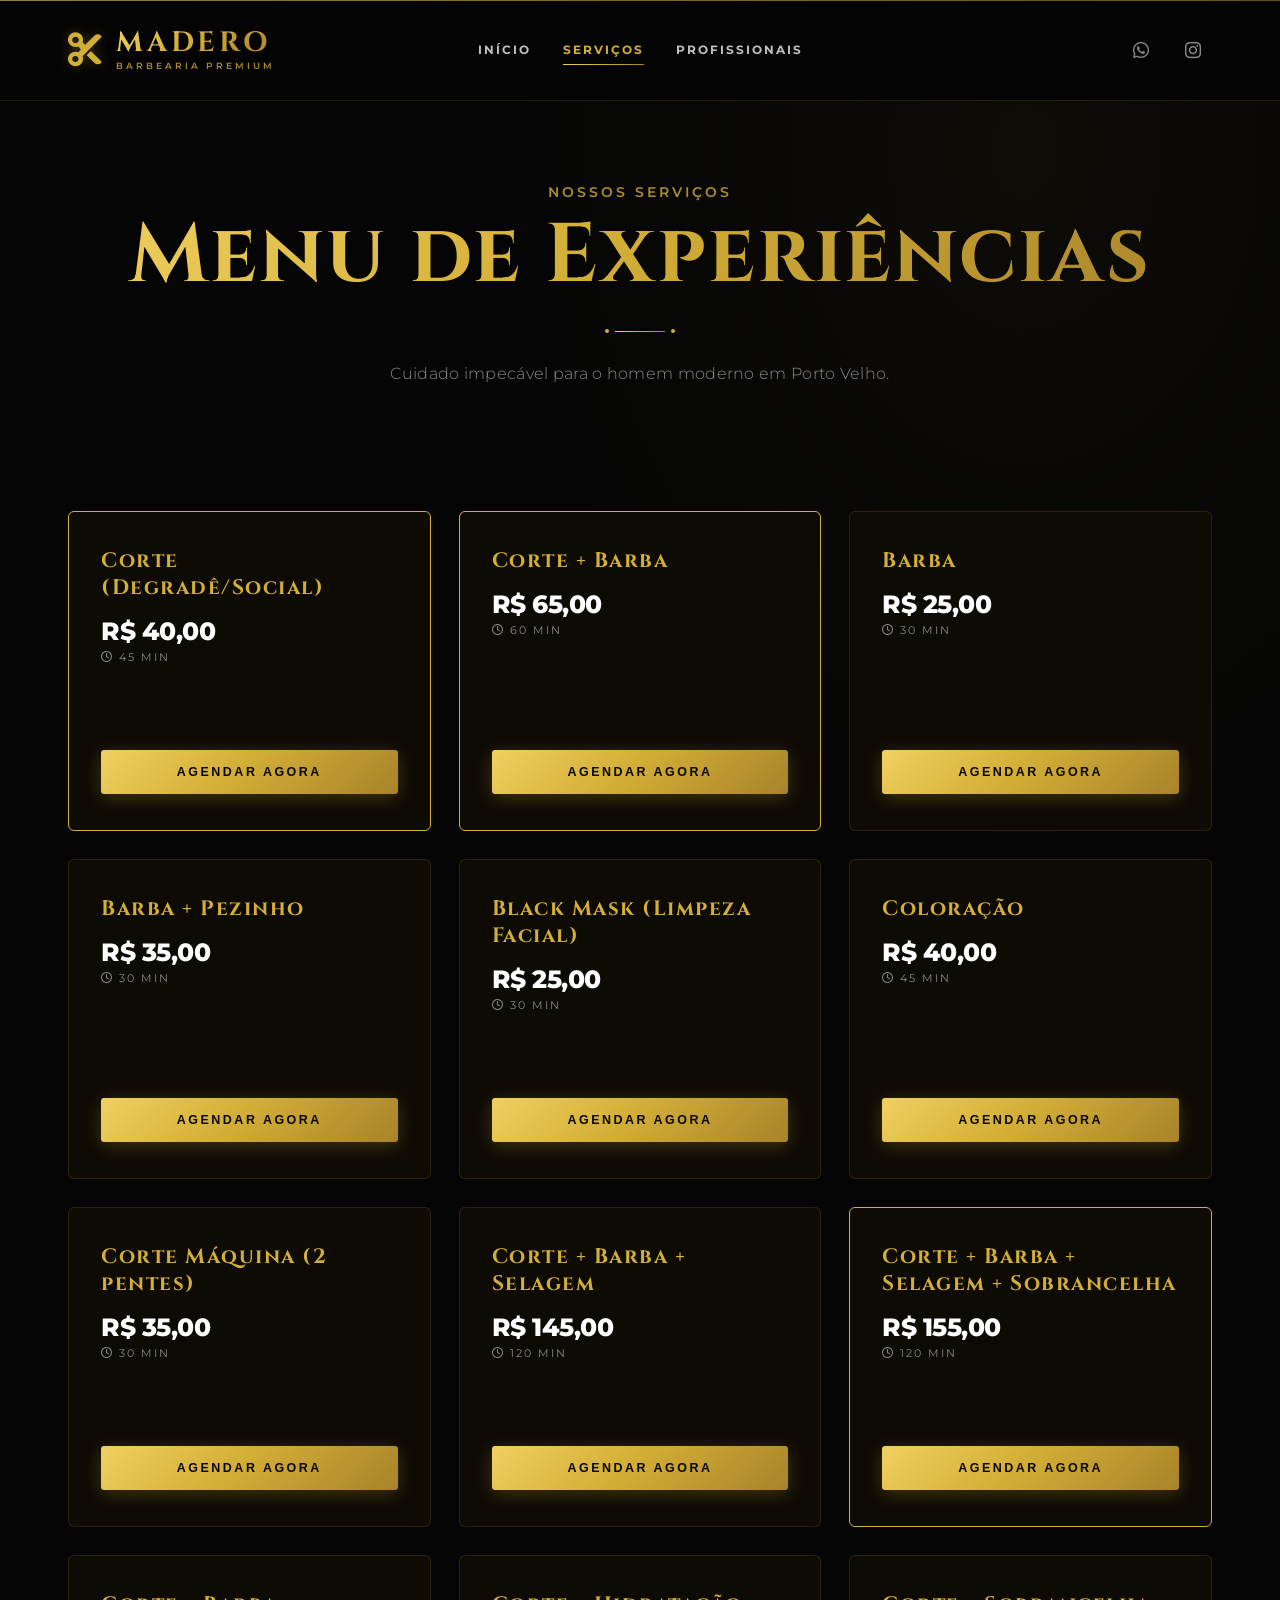
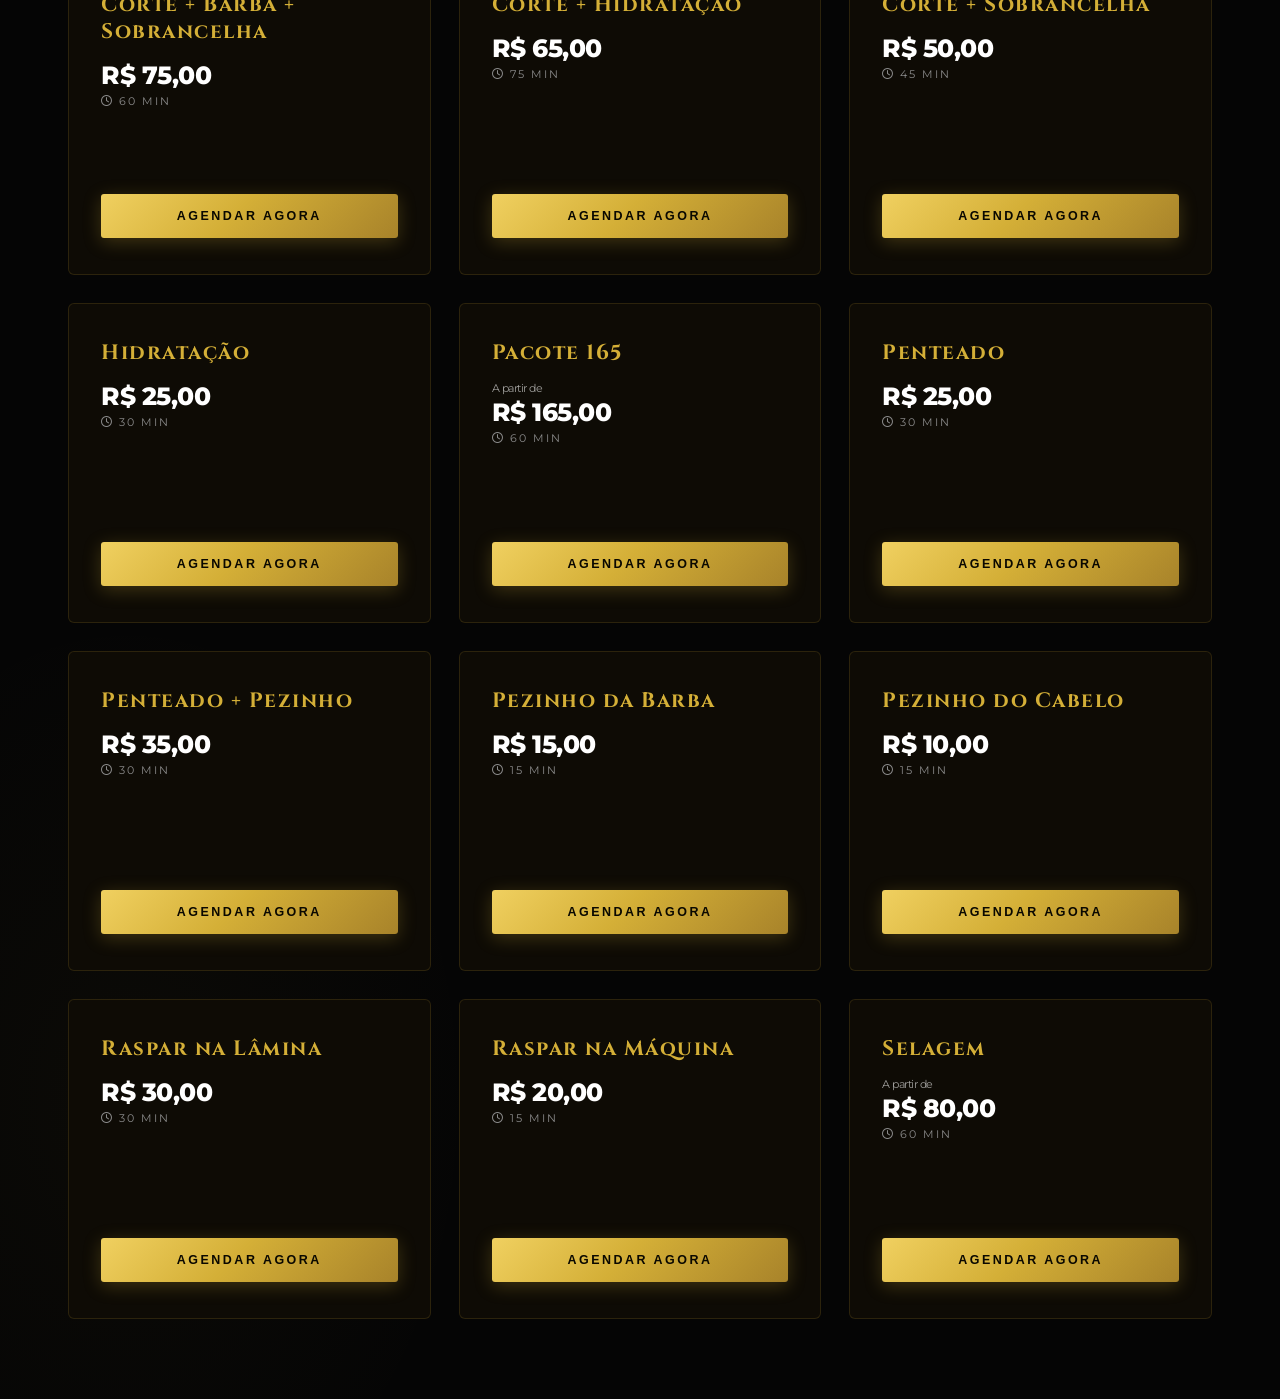
<file: servicos.html>
<!DOCTYPE html>
<html lang="pt-br">
<head>
    <meta charset="UTF-8">
    <meta name="viewport" content="width=device-width, initial-scale=1.0">
    <title>Serviços | Barbearia Madero</title>
    
    <link href="https://fonts.googleapis.com/css2?family=Cinzel:wght@400;700&family=Montserrat:wght@300;400;600;800&display=swap" rel="stylesheet">
    <link rel="stylesheet" href="https://cdnjs.cloudflare.com/ajax/libs/font-awesome/6.4.0/css/all.min.css">
    <link href="https://unpkg.com/aos@2.3.1/dist/aos.css" rel="stylesheet">
    <link rel="stylesheet" href="style.css">
</head>
<body class="services-page">

    <header id="navbar">
        <div class="container header-flex">
            <a href="index.html" class="logo-container">
                <i class="fas fa-cut logo-icon"></i>
                <div class="logo-text">
                    <span class="logo-madero">MADERO</span>
                    <span class="logo-barbearia">Barbearia Premium</span>
                </div>
            </a>

            <nav class="nav-desktop">
                <a href="index.html">Início</a>
                <a href="servicos.html" class="active">Serviços</a>
                <a href="profissionais.html">Profissionais</a>
            </nav>

            <div class="social-top">
                 <a href="https://api.whatsapp.com/send?phone=5569993609069" target="_blank"><i class="fab fa-whatsapp"></i></a>
                <a href="https://www.instagram.com/barbearia_madero" target="_blank"><i class="fab fa-instagram"></i></a>
            </div>
        </div>
    </header>

    <main>
        <section class="page-header" style="padding-top: 80px; text-align: center;">
            <div class="container" data-aos="fade-down">
                <span class="logo-barbearia" style="font-size: 0.9rem; letter-spacing: 3px;">Nossos Serviços</span>
                <h2 class="hero-title" style="margin: 10px 0;">Menu de Experiências</h2>
                <div class="gold-divider"></div>
                <p class="hero-subtitle">Cuidado impecável para o homem moderno em Porto Velho.</p>
            </div>
        </section>

        <section class="services-content" style="padding: 20px 0;">
            <div class="container">
                <div class="services-grid" id="servicesGrid">
                    </div>
            </div>
        </section>
    </main>

    <div id="bookingModal" class="modal">
        <div class="modal-content">
            <div class="modal-header">
                <h3 id="selectedServiceName">AGENDAR SERVIÇO</h3>
                <span class="close-modal" onclick="typeof closeBooking === 'function' ? closeBooking() : this.closest('.modal').style.display='none'">&times;</span>
            </div>

            <div class="booking-steps">
                <div class="step">
                    <h4><i class="fas fa-calendar-day"></i> 1. ESCOLHA O DIA</h4>
                    <div id="currentMonthYear" class="calendar-header-info"></div>
                    
                    <div class="calendar-navigation">
                        <button class="nav-btn" onclick="if(typeof scrollCalendar === 'function') scrollCalendar(-1)">
                            <i class="fas fa-chevron-left"></i>
                        </button>
                        
                        <div class="days-container" id="daysContainer">
                            </div>

                        <button class="nav-btn" onclick="if(typeof scrollCalendar === 'function') scrollCalendar(1)">
                            <i class="fas fa-chevron-right"></i>
                        </button>
                    </div>
                </div>

                <div class="step" style="margin-top: 30px;">
                    <h4><i class="fas fa-user-tie"></i> 2. SELECIONE O ESPECIALISTA</h4>
                    <div class="prof-circles">
                        <div class="prof-item" onclick="if(typeof selectProf === 'function') selectProf(this, 'João')">
                            <div class="prof-img-wrapper">
                                <img src="joao.jpg" alt="João" onerror="this.src='https://via.placeholder.com/80/111/d4af37?text=J'">
                            </div>
                            <span>João</span>
                        </div>
                        <div class="prof-item" onclick="if(typeof selectProf === 'function') selectProf(this, 'Ruan')">
                            <div class="prof-img-wrapper">
                                <img src="ruan.jpg" alt="Ruan" onerror="this.src='https://via.placeholder.com/80/111/d4af37?text=R'">
                            </div>
                            <span>Ruan</span>
                        </div>
                        <div class="prof-item" onclick="if(typeof selectProf === 'function') selectProf(this, 'Vanclei')">
                            <div class="prof-img-wrapper">
                                <img src="vanclei.jpg" alt="Vanclei" onerror="this.src='https://via.placeholder.com/80/111/d4af37?text=V'">
                            </div>
                            <span>Vanclei</span>
                        </div>
                    </div>
                </div>

                <div id="timeSelection" class="step" style="display:none; margin-top: 30px;">
                    <h4><i class="far fa-clock"></i> 3. HORÁRIOS DISPONÍVEIS</h4>
                    <div class="time-grid">
                        <div class="time-slot" onclick="if(typeof finishBooking === 'function') finishBooking('09:00')">09:00</div>
                        <div class="time-slot" onclick="if(typeof finishBooking === 'function') finishBooking('10:00')">10:00</div>
                        <div class="time-slot" onclick="if(typeof finishBooking === 'function') finishBooking('11:00')">11:00</div>
                        <div class="time-slot" onclick="if(typeof finishBooking === 'function') finishBooking('14:00')">14:00</div>
                        <div class="time-slot" onclick="if(typeof finishBooking === 'function') finishBooking('15:00')">15:00</div>
                        <div class="time-slot" onclick="if(typeof finishBooking === 'function') finishBooking('16:00')">16:00</div>
                        <div class="time-slot" onclick="if(typeof finishBooking === 'function') finishBooking('17:00')">17:00</div>
                        <div class="time-slot" onclick="if(typeof finishBooking === 'function') finishBooking('18:00')">18:00</div>
                        <div class="time-slot" onclick="if(typeof finishBooking === 'function') finishBooking('19:00')">19:00</div>
                    </div>
                </div>
            </div>
        </div>
    </div>

    <script>
        window.scrollCalendar = window.scrollCalendar || function(){};
        window.selectProf = window.selectProf || function(el){ el.classList.toggle('active'); };
        window.finishBooking = window.finishBooking || function(){};
        window.closeBooking = window.closeBooking || function(){ document.getElementById('bookingModal').style.display='none'; };
    </script>

    <script src="https://unpkg.com/aos@2.3.1/dist/aos.js"></script>
    <script>
        AOS.init({ duration: 800, once: true });
    </script>
    <script src="script.js"></script>
</body>
</html>
</file>
<file: style.css>
/* ================================================================
   BARBEARIA MADERO — ULTRA PREMIUM 2026
   DESIGN: DARK LUXURY · GOLD REFINED · ANIMATED
   ================================================================ */

@import url('https://fonts.googleapis.com/css2?family=Cinzel:wght@400;600;700&family=Montserrat:wght@300;400;600;700;800&display=swap');

/* ================================================================
   VARIÁVEIS
   ================================================================ */
:root {
    --gold:            #d4af37;
    --gold-light:      #f0d060;
    --gold-dark:       #aa8a2e;
    --gold-dim:        rgba(212, 175, 55, 0.12);
    --gold-glow:       rgba(212, 175, 55, 0.30);
    --gold-glow-strong:rgba(212, 175, 55, 0.55);
    --gold-linear:     linear-gradient(135deg, #f0d060 0%, #d4af37 45%, #a8832a 100%);
    --gold-shimmer:    linear-gradient(90deg, transparent 0%, rgba(212,175,55,0.45) 40%, rgba(240,208,96,0.75) 50%, rgba(212,175,55,0.45) 60%, transparent 100%);

    --black:           #050505;
    --dark-grey:       #0e0e0e;
    --card-bg:         rgba(16, 13, 6, 0.92);
    --surface:         rgba(22, 18, 8, 0.95);
    --border:          rgba(212, 175, 55, 0.15);
    --border-hover:    rgba(212, 175, 55, 0.50);

    --text-light:      #f1f1f1;
    --text-muted:      #8a8a8a;

    --ease:            cubic-bezier(0.4, 0, 0.2, 1);
    --spring:          cubic-bezier(0.34, 1.56, 0.64, 1);
    --transition:      all 0.35s cubic-bezier(0.165, 0.84, 0.44, 1);
}

/* ================================================================
   KEYFRAMES
   ================================================================ */

@keyframes fadeUp {
    from { opacity: 0; transform: translateY(22px); }
    to   { opacity: 1; transform: translateY(0); }
}

@keyframes fadeIn {
    from { opacity: 0; }
    to   { opacity: 1; }
}

@keyframes shimmerSlide {
    0%   { background-position: -200% center; }
    100% { background-position:  200% center; }
}

@keyframes cardIn {
    from { opacity: 0; transform: translateY(16px) scale(0.96); }
    to   { opacity: 1; transform: translateY(0)    scale(1); }
}

@keyframes activeGlow {
    0%,100% { box-shadow: 0 6px 24px rgba(212,175,55,0.40), inset 0 1px 0 rgba(255,255,255,0.22); }
    50%      { box-shadow: 0 8px 32px rgba(212,175,55,0.65), inset 0 1px 0 rgba(255,255,255,0.35); }
}

@keyframes scan {
    0%   { left: -80%; }
    100% { left: 120%; }
}

@keyframes linePulse {
    0%,100% { opacity: 0.25; }
    50%      { opacity: 0.90; }
}

@keyframes goldPulse {
    0%,100% { box-shadow: 0 0 0 0 rgba(212,175,55,0); }
    50%      { box-shadow: 0 0 20px 4px rgba(212,175,55,0.22); }
}

@keyframes navUnderline {
    from { width: 0; }
    to   { width: 100%; }
}

@keyframes modalOpen {
    from { opacity: 0; transform: translateY(30px) scale(0.97); }
    to   { opacity: 1; transform: translateY(0)    scale(1); }
}

@keyframes orbFloat {
    0%,100% { transform: translateY(0) scale(1); }
    50%      { transform: translateY(-18px) scale(1.04); }
}

/* ================================================================
   RESET & GLOBAIS
   ================================================================ */
*, *::before, *::after {
    margin: 0; padding: 0;
    box-sizing: border-box;
}

html { scroll-behavior: smooth; }

body {
    background-color: var(--black);
    color: var(--text-light);
    font-family: 'Montserrat', sans-serif;
    overflow-x: hidden;
    -webkit-font-smoothing: antialiased;
    /* Grain sutil */
    background-image:
        radial-gradient(ellipse 70% 40% at 80% 5%,  rgba(212,175,55,0.04) 0%, transparent 60%),
        radial-gradient(ellipse 50% 30% at 10% 90%, rgba(212,175,55,0.03) 0%, transparent 55%);
}

.container {
    max-width: 1200px;
    margin: 0 auto;
    padding: 0 28px;
}

/* ================================================================
   HEADER & NAVEGAÇÃO
   ================================================================ */
header {
    background: rgba(5,5,5,0.97);
    border-bottom: 1px solid var(--border);
    position: fixed;
    top: 0; width: 100%;
    z-index: 1000;
    backdrop-filter: blur(18px);
    -webkit-backdrop-filter: blur(18px);
    transition: var(--transition);
}

/* Linha dourada top */
header::before {
    content: '';
    position: absolute;
    top: 0; left: 0; right: 0;
    height: 1px;
    background: var(--gold-linear);
    opacity: 0.6;
}

.header-flex {
    display: flex;
    justify-content: space-between;
    align-items: center;
    height: 100px;
}

.logo-container, .social-top { flex: 1; }

.logo-container {
    display: flex;
    align-items: center;
    gap: 14px;
    text-decoration: none;
}

.logo-img {
    height: 48px;
    width: auto;
    object-fit: contain;
}

.logo-madero {
    font-family: 'Cinzel', serif;
    font-size: 1.75rem;
    background: var(--gold-linear);
    -webkit-background-clip: text;
    -webkit-text-fill-color: transparent;
    background-clip: text;
    letter-spacing: 4px;
    font-weight: 700;
    line-height: 1;
}

.logo-barbearia {
    display: block;
    font-size: 0.55rem;
    text-transform: uppercase;
    letter-spacing: 3px;
    color: var(--gold);
    font-weight: 600;
    margin-top: 3px;
    opacity: 0.8;
}

.logo-icon {
    font-size: 2.1rem;
    color: var(--gold);
    filter: drop-shadow(0 0 6px var(--gold-glow));
    transition: var(--transition);
}

.logo-container:hover .logo-icon {
    filter: drop-shadow(0 0 12px var(--gold-glow-strong));
    transform: scale(1.08) rotate(-3deg);
}

/* NAV DESKTOP */
.nav-desktop {
    display: flex;
    align-items: center;
    justify-content: center;
    flex: 2;
    gap: 4px;
}

.nav-desktop a {
    color: rgba(255,255,255,0.75);
    text-decoration: none;
    padding: 6px 14px;
    font-size: 0.72rem;
    font-weight: 700;
    text-transform: uppercase;
    letter-spacing: 2px;
    transition: color 0.25s var(--ease);
    position: relative;
    white-space: nowrap;
}

.nav-desktop a::after {
    content: '';
    position: absolute;
    bottom: -2px; left: 14px;
    width: 0; height: 1px;
    background: var(--gold-linear);
    transition: width 0.3s var(--ease);
    border-radius: 1px;
}

.nav-desktop a:hover,
.nav-desktop a.active {
    color: var(--gold);
}

.nav-desktop a:hover::after,
.nav-desktop a.active::after {
    width: calc(100% - 28px);
}

/* SOCIAL TOP */
.social-top {
    display: flex;
    justify-content: flex-end;
    gap: 14px;
    align-items: center;
}

.social-top a {
    color: var(--text-muted);
    font-size: 1.15rem;
    transition: var(--transition);
    text-decoration: none;
    display: flex;
    align-items: center;
    width: 38px; height: 38px;
    border-radius: 50%;
    justify-content: center;
    border: 1px solid transparent;
}

.social-top a:hover {
    color: var(--gold);
    border-color: var(--border);
    background: var(--gold-dim);
    transform: translateY(-2px);
    box-shadow: 0 4px 14px rgba(212,175,55,0.15);
}

/* ================================================================
   HERO SECTION
   ================================================================ */
.hero {
    height: 100vh;
    display: flex;
    align-items: center;
    justify-content: center;
    text-align: center;
    position: relative;
    background:
        linear-gradient(180deg, rgba(0,0,0,0.5) 0%, rgba(0,0,0,0.92) 100%),
        url('hero-bg.jpg') center/cover no-repeat;
    overflow: hidden;
}

/* Orbs decorativos */
.hero::before {
    content: '';
    position: absolute;
    width: 600px; height: 600px;
    border-radius: 50%;
    background: radial-gradient(circle, rgba(212,175,55,0.06) 0%, transparent 70%);
    top: -100px; right: -150px;
    animation: orbFloat 8s ease-in-out infinite;
    pointer-events: none;
}

.hero::after {
    content: '';
    position: absolute;
    width: 400px; height: 400px;
    border-radius: 50%;
    background: radial-gradient(circle, rgba(212,175,55,0.04) 0%, transparent 70%);
    bottom: -80px; left: -100px;
    animation: orbFloat 11s ease-in-out infinite reverse;
    pointer-events: none;
}

.hero-content { 
    position: relative; z-index: 1;
    animation: fadeUp 0.9s var(--ease) both;
}

.hero-title {
    font-family: 'Cinzel', serif;
    font-size: clamp(2.6rem, 9vw, 5.2rem);
    line-height: 1.1;
    background: var(--gold-linear);
    -webkit-background-clip: text;
    -webkit-text-fill-color: transparent;
    background-clip: text;
    margin-bottom: 10px;
    font-weight: 700;
    letter-spacing: 2px;
}

.gold-divider {
    width: 50px; height: 1px;
    background: var(--gold-linear);
    margin: 28px auto;
    position: relative;
    animation: linePulse 3s ease-in-out infinite;
}

.gold-divider::before,
.gold-divider::after {
    content: '';
    position: absolute;
    top: 50%; transform: translateY(-50%);
    width: 4px; height: 4px;
    background: var(--gold);
    border-radius: 50%;
}
.gold-divider::before { left: -10px; }
.gold-divider::after  { right: -10px; }

.hero-subtitle {
    font-size: 1rem;
    color: var(--text-muted);
    max-width: 540px;
    margin: 0 auto 44px;
    font-weight: 300;
    line-height: 1.7;
    letter-spacing: 0.3px;
}

/* ================================================================
   BOTÕES
   ================================================================ */
.btn-main, .btn-outline {
    display: inline-flex;
    align-items: center;
    justify-content: center;
    gap: 8px;
    padding: 15px 34px;
    font-size: 0.78rem;
    border-radius: 3px;
    font-weight: 800;
    text-transform: uppercase;
    letter-spacing: 2.5px;
    cursor: pointer;
    transition: var(--transition);
    text-decoration: none;
    border: none;
    position: relative;
    overflow: hidden;
}

.btn-main {
    background: var(--gold-linear);
    color: #0a0800;
    box-shadow: 0 4px 18px rgba(212,175,55,0.25);
}

.btn-main::after {
    content: '';
    position: absolute;
    top: 0; left: -100%; width: 100%; height: 100%;
    background: linear-gradient(90deg, transparent, rgba(255,255,255,0.18), transparent);
    transition: left 0.5s ease;
}

.btn-main:hover {
    transform: translateY(-3px) scale(1.02);
    box-shadow: 0 10px 32px rgba(212,175,55,0.45);
}

.btn-main:hover::after { left: 100%; }
.btn-main:active { transform: translateY(-1px) scale(0.99); }

.btn-outline {
    border: 1px solid rgba(212,175,55,0.5);
    color: var(--gold);
    background: transparent;
}

.btn-outline:hover {
    background: var(--gold-dim);
    border-color: var(--gold);
    transform: translateY(-3px);
    box-shadow: 0 8px 24px rgba(212,175,55,0.15);
}

/* ================================================================
   SEÇÃO DOWNLOAD APK
   ================================================================ */
#download {
    padding: 110px 0;
    background: var(--black);
}

.download-card {
    max-width: 780px;
    margin: 0 auto;
    border: 1px solid var(--border);
    padding: 64px 48px;
    border-radius: 6px;
    background:
        linear-gradient(145deg, rgba(22,18,8,0.98) 0%, rgba(10,8,4,1) 100%);
    text-align: center;
    box-shadow:
        0 24px 60px rgba(0,0,0,0.55),
        inset 0 1px 0 rgba(212,175,55,0.08);
    position: relative;
    overflow: hidden;
    transition: var(--transition);
}

.download-card::before {
    content: '';
    position: absolute;
    top: 0; left: 0; right: 0;
    height: 1px;
    background: var(--gold-linear);
    opacity: 0.55;
}

.download-card:hover {
    border-color: var(--border-hover);
    box-shadow: 0 32px 72px rgba(0,0,0,0.65), 0 0 40px rgba(212,175,55,0.08);
    transform: translateY(-4px);
}

.btn-download-app {
    display: inline-flex;
    align-items: center;
    gap: 10px;
    background: var(--gold-linear);
    color: #0a0800 !important;
    padding: 17px 44px;
    border-radius: 3px;
    text-decoration: none;
    font-weight: 800;
    font-size: 0.82rem;
    letter-spacing: 2.5px;
    text-transform: uppercase;
    transition: var(--transition);
    box-shadow: 0 4px 18px var(--gold-glow);
    margin-top: 24px;
    position: relative;
    overflow: hidden;
}

.btn-download-app::after {
    content: '';
    position: absolute;
    top: 0; left: -100%; width: 100%; height: 100%;
    background: linear-gradient(90deg, transparent, rgba(255,255,255,0.18), transparent);
    transition: left 0.5s ease;
}

.btn-download-app:hover {
    transform: translateY(-3px) scale(1.02);
    box-shadow: 0 12px 36px rgba(212,175,55,0.50);
}
.btn-download-app:hover::after { left: 100%; }

.download-info-tags {
    margin-top: 32px;
    display: flex;
    justify-content: center;
    gap: 28px;
    font-size: 0.65rem;
    color: var(--text-muted);
    text-transform: uppercase;
    letter-spacing: 1.8px;
    flex-wrap: wrap;
}
.download-info-tags i { color: var(--gold); margin-right: 7px; }

/* ================================================================
   GRID DE SERVIÇOS
   ================================================================ */
.services-grid {
    display: grid;
    grid-template-columns: repeat(auto-fill, minmax(300px, 1fr));
    gap: 28px;
    padding: 60px 0;
}

.service-card {
    background: var(--card-bg);
    border: 1px solid var(--border);
    padding: 36px 32px;
    border-radius: 6px;
    display: flex;
    flex-direction: column;
    justify-content: space-between;
    min-height: 320px;
    position: relative;
    overflow: hidden;
    transition: var(--transition);
    animation: fadeUp 0.5s var(--ease) both;
}

.service-card::before {
    content: '';
    position: absolute;
    top: 0; left: 0; right: 0;
    height: 1px;
    background: var(--gold-linear);
    opacity: 0;
    transition: opacity 0.35s var(--ease);
}

.service-card::after {
    content: '';
    position: absolute;
    top: 0; left: -100%;
    width: 60%; height: 100%;
    background: linear-gradient(90deg, transparent, rgba(212,175,55,0.05), transparent);
    transition: none;
    pointer-events: none;
}

.service-card:hover {
    border-color: var(--border-hover);
    transform: translateY(-8px);
    box-shadow:
        0 20px 50px rgba(0,0,0,0.55),
        0 1px 0 rgba(212,175,55,0.15) inset;
}

.service-card:hover::before { opacity: 1; }

.service-card:hover::after {
    animation: scan 0.75s ease forwards;
}

.service-info h3 {
    font-family: 'Cinzel', serif;
    color: var(--gold);
    font-size: 1.3rem;
    margin-bottom: 14px;
    letter-spacing: 1.5px;
    line-height: 1.3;
}

.price {
    font-size: 1.55rem;
    font-weight: 800;
    color: #fff;
    margin-bottom: 4px;
    display: block;
    letter-spacing: -0.5px;
}

.time {
    font-size: 0.68rem;
    color: var(--text-muted);
    text-transform: uppercase;
    letter-spacing: 2px;
    margin-bottom: 26px;
    display: block;
}

/* ================================================================
   MODAL DE AGENDAMENTO
   ================================================================ */
.modal {
    display: none;
    position: fixed;
    z-index: 2000;
    left: 0; top: 0;
    width: 100%; height: 100%;
    background: rgba(0,0,0,0.92);
    backdrop-filter: blur(12px);
    -webkit-backdrop-filter: blur(12px);
    overflow-y: auto;
    padding: 24px;
    align-items: flex-start;
    justify-content: center;
}

.modal[style*="flex"] .modal-content {
    animation: modalOpen 0.4s var(--spring) both;
}

.modal-content {
    background:
        linear-gradient(160deg, rgba(20,16,7,0.99) 0%, rgba(8,6,2,1) 100%);
    margin: 3% auto;
    padding: 44px 40px;
    border: 1px solid var(--border);
    width: 95%;
    max-width: 660px;
    border-radius: 8px;
    position: relative;
    box-shadow:
        0 30px 70px rgba(0,0,0,0.65),
        inset 0 1px 0 rgba(212,175,55,0.10);
    overflow: hidden;
}

.modal-content::before {
    content: '';
    position: absolute;
    top: 0; left: 0; right: 0;
    height: 1px;
    background: var(--gold-linear);
    opacity: 0.65;
}

.modal-header {
    display: flex;
    justify-content: space-between;
    align-items: center;
    margin-bottom: 32px;
    border-bottom: 1px solid var(--border);
    padding-bottom: 18px;
}

.modal-header h3 {
    font-family: 'Cinzel', serif;
    color: var(--gold);
    letter-spacing: 2.5px;
    font-size: 1.1rem;
    font-weight: 700;
}

.close-modal {
    color: var(--text-muted);
    font-size: 1.8rem;
    cursor: pointer;
    transition: var(--transition);
    width: 36px; height: 36px;
    display: flex; align-items: center; justify-content: center;
    border-radius: 50%;
    border: 1px solid transparent;
    line-height: 1;
}
.close-modal:hover {
    color: var(--gold);
    border-color: var(--border);
    background: var(--gold-dim);
    transform: rotate(90deg);
}

.booking-steps .step { margin-bottom: 36px; }

.booking-steps h4 {
    font-size: 0.7rem;
    letter-spacing: 2.5px;
    color: var(--text-muted);
    margin-bottom: 18px;
    display: flex;
    align-items: center;
    gap: 10px;
    text-transform: uppercase;
}
.booking-steps h4 i { color: var(--gold); font-size: 0.85rem; }

/* ================================================================
   CALENDÁRIO — HEADER INFO
   ================================================================ */
.calendar-header-info {
    text-align: center;
    color: var(--gold);
    font-family: 'Cinzel', serif;
    margin-bottom: 18px;
    font-size: 0.95rem;
    letter-spacing: 3px;
    text-transform: uppercase;
    position: relative;
    padding-bottom: 16px;
    animation: fadeUp 0.5s var(--ease) both;
}

.calendar-header-info::before {
    content: '◆';
    display: block;
    font-size: 0.4rem;
    color: var(--gold);
    margin-bottom: 7px;
    opacity: 0.55;
    letter-spacing: 0;
}

.calendar-header-info::after {
    content: '';
    position: absolute;
    bottom: 0; left: 50%;
    transform: translateX(-50%);
    width: 48px; height: 1px;
    background: var(--gold-linear);
    border-radius: 1px;
    animation: linePulse 2.8s ease-in-out infinite;
}

/* ================================================================
   CALENDÁRIO — NAVEGAÇÃO
   ================================================================ */
.calendar-navigation {
    display: flex;
    align-items: center;
    gap: 14px;
    margin-top: 14px;
}

.nav-btn {
    background: var(--gold-dim);
    border: 1px solid rgba(212,175,55,0.35);
    color: var(--gold);
    width: 40px; height: 40px;
    border-radius: 50%;
    display: flex;
    align-items: center;
    justify-content: center;
    cursor: pointer;
    flex-shrink: 0;
    transition: var(--transition);
    font-size: 0.9rem;
}

.nav-btn:hover {
    background: var(--gold-linear);
    color: #0a0800;
    border-color: transparent;
    box-shadow: 0 4px 16px var(--gold-glow);
    transform: scale(1.08);
}

.nav-btn:active { transform: scale(0.96); }

/* ================================================================
   CALENDÁRIO — SCROLL CONTAINER
   ================================================================ */
.days-container {
    flex: 1;
    display: flex;
    gap: 10px;
    overflow-x: auto;
    padding: 10px 2px;
    scroll-behavior: smooth;
    scrollbar-width: thin;
    scrollbar-color: var(--gold-dim) transparent;
}

.days-container::-webkit-scrollbar { height: 3px; }
.days-container::-webkit-scrollbar-track { background: transparent; }
.days-container::-webkit-scrollbar-thumb {
    background: var(--gold-dim);
    border-radius: 2px;
}

/* ================================================================
   DAY CARDS
   ================================================================ */
.day-card {
    min-width: 88px;
    height: 100px;
    padding: 12px 8px;
    flex-shrink: 0;

    background: linear-gradient(160deg, rgba(255,255,255,0.055) 0%, rgba(255,255,255,0.018) 100%);
    border: 1px solid rgba(212,175,55,0.14);
    border-radius: 7px;
    text-align: center;
    cursor: pointer;
    display: flex;
    flex-direction: column;
    align-items: center;
    justify-content: center;
    gap: 1px;
    color: rgba(255,255,255,0.78);
    position: relative;
    overflow: hidden;

    animation: cardIn 0.42s var(--ease) both;
    transition:
        transform    0.28s var(--spring),
        background   0.28s var(--ease),
        border-color 0.28s var(--ease),
        box-shadow   0.28s var(--ease),
        color        0.28s var(--ease);
}

/* Entrada escalonada */
.day-card:nth-child(1)  { animation-delay: 0.04s; }
.day-card:nth-child(2)  { animation-delay: 0.08s; }
.day-card:nth-child(3)  { animation-delay: 0.12s; }
.day-card:nth-child(4)  { animation-delay: 0.16s; }
.day-card:nth-child(5)  { animation-delay: 0.20s; }
.day-card:nth-child(6)  { animation-delay: 0.24s; }
.day-card:nth-child(7)  { animation-delay: 0.28s; }
.day-card:nth-child(n+8){ animation-delay: 0.32s; }

/* Brilho top */
.day-card::before {
    content: '';
    position: absolute;
    top: 0; left: 0; right: 0;
    height: 1px;
    background: linear-gradient(90deg, transparent, rgba(212,175,55,0.35), transparent);
    opacity: 0;
    transition: opacity 0.28s ease;
}

/* Scan */
.day-card::after {
    content: '';
    position: absolute;
    top: 0; left: -100%;
    width: 55%; height: 100%;
    background: linear-gradient(90deg, transparent, rgba(212,175,55,0.07), transparent);
    pointer-events: none;
}

/* Hover */
.day-card:hover {
    transform: translateY(-5px) scale(1.04);
    background: linear-gradient(160deg, rgba(212,175,55,0.10) 0%, rgba(212,175,55,0.03) 100%);
    border-color: rgba(212,175,55,0.48);
    color: #fff;
    box-shadow:
        0 10px 28px rgba(0,0,0,0.45),
        0 2px 8px rgba(212,175,55,0.14),
        inset 0 1px 0 rgba(212,175,55,0.10);
}

.day-card:hover::before { opacity: 1; }
.day-card:hover::after  { animation: scan 0.7s ease forwards; }
.day-card:active:not(.active) { transform: translateY(-2px) scale(0.98); }

/* Ativo */
.day-card.active {
    background: var(--gold-linear) !important;
    border-color: var(--gold-light) !important;
    color: #0f0a00 !important;
    transform: translateY(-4px) scale(1.05);
    border-radius: 7px;
    animation: activeGlow 2.6s ease-in-out infinite;
}

.day-card.active::after {
    content: '';
    position: absolute;
    top: 0; left: 0;
    width: 200%; height: 100%;
    background: var(--gold-shimmer);
    background-size: 200% 100%;
    animation: shimmerSlide 2.6s linear infinite;
    pointer-events: none;
    opacity: 0.55;
}

.day-card.active::before { display: none; }

/* Hoje */
.day-card.today:not(.active) {
    border-color: rgba(212,175,55,0.50);
    animation: goldPulse 3.2s ease-in-out infinite;
}

.day-card .today-dot {
    width: 5px; height: 5px;
    border-radius: 50%;
    background: var(--gold);
    margin-top: 4px;
    box-shadow: 0 0 7px var(--gold-glow);
    flex-shrink: 0;
}

/* Desabilitado */
.day-card.disabled,
.day-card[disabled] {
    opacity: 0.28;
    cursor: not-allowed;
    pointer-events: none;
    filter: grayscale(0.5);
}

/* Tipografia interna */
.day-card span {
    font-size: 0.58rem;
    text-transform: uppercase;
    opacity: 0.68;
    letter-spacing: 1.8px;
    font-weight: 700;
    font-family: 'Cinzel', serif;
}

.day-card strong {
    font-size: 1.6rem;
    display: block;
    line-height: 1;
    margin: 3px 0 2px;
    font-family: 'Cinzel', serif;
    letter-spacing: -0.5px;
    font-weight: 700;
}

.day-card small {
    font-size: 0.56rem;
    opacity: 0.58;
    text-transform: uppercase;
    letter-spacing: 1px;
    font-weight: 600;
}

.day-card.active span,
.day-card.active strong,
.day-card.active small {
    color: #0f0a00;
    position: relative; z-index: 1;
}

.day-card.active span,
.day-card.active small { opacity: 0.72; }

/* ================================================================
   PROFISSIONAIS
   ================================================================ */
.prof-circles {
    display: flex;
    gap: 24px;
    justify-content: center;
    flex-wrap: wrap;
    margin-top: 20px;
}

.prof-item {
    cursor: pointer;
    text-align: center;
    transition: var(--transition);
    width: 96px;
}

.prof-img-wrapper {
    width: 82px; height: 82px;
    border-radius: 50%;
    overflow: hidden;
    margin: 0 auto 12px;
    border: 2px solid rgba(212,175,55,0.12);
    transition: var(--transition);
    position: relative;
    background: #111;
}

.prof-img-wrapper img {
    width: 100%; height: 100%;
    object-fit: cover; display: block;
}

.prof-item:hover .prof-img-wrapper,
.prof-item.selected .prof-img-wrapper {
    border-color: var(--gold);
    box-shadow: 0 0 22px var(--gold-glow), 0 0 0 3px rgba(212,175,55,0.08);
    transform: scale(1.07);
}

.prof-item span {
    font-size: 0.82rem;
    font-weight: 600;
    color: var(--text-muted);
    transition: var(--transition);
    display: block;
}

.prof-item.selected span { color: var(--gold); font-weight: 800; }

/* ================================================================
   HORÁRIOS
   ================================================================ */
.time-grid {
    display: grid;
    grid-template-columns: repeat(auto-fill, minmax(95px, 1fr));
    gap: 10px;
    margin-top: 16px;
}

.time-slot {
    padding: 13px 10px;
    background: rgba(255,255,255,0.04);
    border: 1px solid rgba(255,255,255,0.08);
    text-align: center;
    cursor: pointer;
    font-weight: 700;
    font-size: 0.9rem;
    border-radius: 5px;
    letter-spacing: 0.5px;
    transition: var(--transition);
    position: relative;
    overflow: hidden;
}

.time-slot:hover {
    border-color: rgba(212,175,55,0.45);
    color: var(--gold-light);
    background: rgba(212,175,55,0.07);
    transform: translateY(-2px);
    box-shadow: 0 6px 18px rgba(0,0,0,0.3);
}

.time-slot.active,
.time-slot.selected {
    background: var(--gold-linear) !important;
    border-color: var(--gold-light) !important;
    color: #0a0800 !important;
    font-weight: 800;
    box-shadow: 0 4px 18px var(--gold-glow);
    transform: translateY(-2px);
}

.time-slot.unavailable {
    opacity: 0.22;
    cursor: not-allowed;
    pointer-events: none;
    text-decoration: line-through;
}

/* ================================================================
   LOCALIZAÇÃO E PAGAMENTO
   ================================================================ */
.location {
    padding: 110px 0;
    background: var(--black);
}

.location-wrapper {
    display: grid;
    grid-template-columns: 1fr 1fr;
    gap: 64px;
    align-items: start;
}

.contact-info p {
    margin-bottom: 14px;
    font-size: 0.95rem;
    color: rgba(255,255,255,0.85) !important;
    line-height: 1.65;
    display: flex;
    align-items: flex-start;
    gap: 10px;
}
.contact-info i { color: var(--gold); margin-top: 2px; flex-shrink: 0; }

.payment-grid {
    display: grid;
    grid-template-columns: 1fr 1fr;
    gap: 10px;
    margin-top: 28px;
}

.payment-item {
    display: flex;
    align-items: center;
    gap: 10px;
    background: rgba(255,255,255,0.025);
    padding: 11px 16px;
    border-radius: 4px;
    border: 1px solid rgba(255,255,255,0.06);
    font-size: 0.68rem;
    color: var(--text-muted);
    text-transform: uppercase;
    letter-spacing: 1.2px;
    transition: var(--transition);
}

.payment-item:hover {
    border-color: var(--border);
    background: var(--gold-dim);
    color: var(--gold-light);
}

.payment-item i { color: var(--gold); font-size: 1rem; flex-shrink: 0; }

.map-box {
    height: 420px;
    border-radius: 6px;
    border: 1px solid var(--border);
    overflow: hidden;
    filter: grayscale(0.45) contrast(1.08);
    transition: var(--transition);
}

.map-box:hover {
    filter: grayscale(0) contrast(1);
    border-color: var(--border-hover);
}

/* ================================================================
   SERVICES PAGE (inline style substituído)
   ================================================================ */
.services-page main {
    padding-top: 100px;
}

/* ================================================================
   SECTION TITLES (padrão)
   ================================================================ */
.section-title {
    font-family: 'Cinzel', serif;
    font-size: clamp(1.6rem, 4vw, 2.4rem);
    background: var(--gold-linear);
    -webkit-background-clip: text;
    -webkit-text-fill-color: transparent;
    background-clip: text;
    letter-spacing: 2px;
    font-weight: 700;
    margin-bottom: 10px;
}

.section-subtitle {
    font-size: 0.85rem;
    color: var(--text-muted);
    letter-spacing: 1.5px;
    text-transform: uppercase;
    margin-bottom: 40px;
}

/* ================================================================
   FOCUS & ACESSIBILIDADE
   ================================================================ */
:focus-visible {
    outline: 2px solid var(--gold);
    outline-offset: 3px;
    border-radius: 3px;
}

/* ================================================================
   RESPONSIVO
   ================================================================ */
@media (max-width: 768px) {
    .header-flex {
        height: auto;
        padding: 18px 0;
        flex-direction: column;
        gap: 14px;
    }

    .logo-container {
        flex: none; width: 100%;
        justify-content: center;
        text-align: center;
        gap: 10px;
    }

    .nav-desktop {
        flex: none; width: 100%;
        justify-content: center;
        flex-wrap: wrap;
        gap: 2px 4px;
    }

    .nav-desktop a {
        margin: 0 6px;
        font-size: 0.68rem;
        letter-spacing: 1.2px;
    }

    .social-top {
        flex: none; width: 100%;
        justify-content: center;
        margin-top: 4px;
    }

    .services-page main { padding-top: 80px; }

    .modal-content { width: 98%; padding: 28px 16px; }

    .day-card {
        min-width: 74px;
        height: 88px;
    }

    .day-card strong { font-size: 1.38rem; }
    .day-card span   { font-size: 0.55rem; }

    .time-grid { grid-template-columns: repeat(3, 1fr); gap: 8px; }

    .prof-circles {
        display: grid;
        grid-template-columns: repeat(3, 1fr);
        gap: 12px;
    }
    .prof-item { width: 100%; }
    .prof-img-wrapper { width: 66px; height: 66px; }

    .location-wrapper { grid-template-columns: 1fr; gap: 40px; }
    .map-box { height: 300px; filter: none; }

    .download-card { padding: 44px 24px; }

    .payment-grid { grid-template-columns: 1fr; }
}

@media (max-width: 480px) {
    .day-card { min-width: 65px; height: 80px; }
    .day-card strong { font-size: 1.2rem; }
    .time-grid { grid-template-columns: repeat(2, 1fr); }
    .prof-circles { grid-template-columns: repeat(2, 1fr); }
}

@media (max-width: 380px) {
    .hero-title { font-size: 2.2rem; }
    .nav-desktop a { font-size: 0.62rem; }
    .logo-madero { font-size: 1.45rem; }
    .modal-content { padding: 22px 12px; }
}

/* ================================================================
   REDUCED MOTION
   ================================================================ */
@media (prefers-reduced-motion: reduce) {
    *, *::before, *::after {
        animation-duration: 0.01ms !important;
        animation-iteration-count: 1 !important;
        transition-duration: 0.01ms !important;
    }
}
</file>
